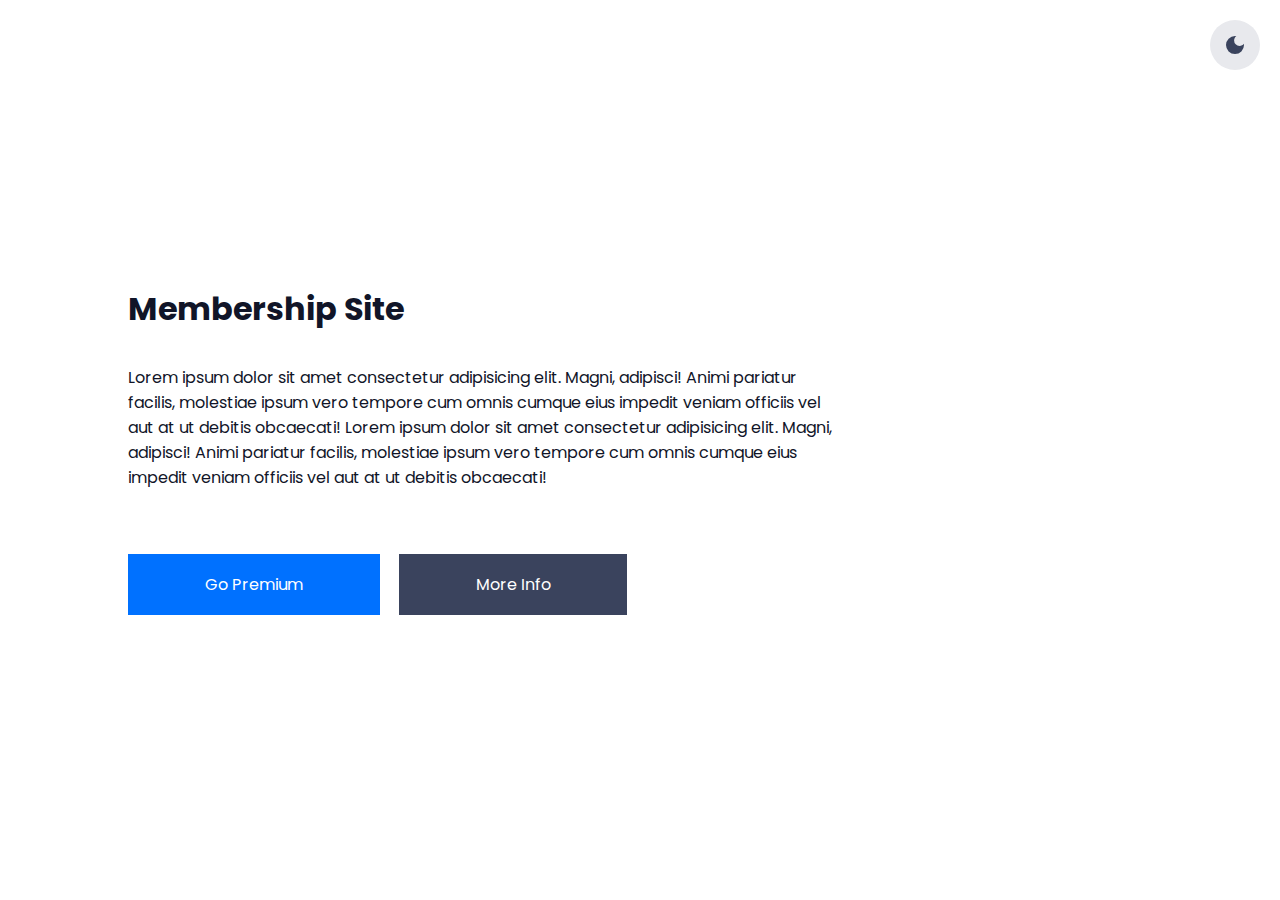
<file: index.html>
<!DOCTYPE html>
<html lang="en">
<head>
    <meta charset="UTF-8">
    <meta name="viewport" content="width=device-width, initial-scale=1.0">
    <title>Dark Mode Follow</title>

    <!-- FONTS -->
    <link rel="preconnect" href="https://fonts.googleapis.com">
    <link rel="preconnect" href="https://fonts.gstatic.com" crossorigin>
    <link href="https://fonts.googleapis.com/css2?family=Poppins:ital,wght@0,100;0,200;0,300;0,400;0,500;0,600;0,700;0,800;0,900;1,100;1,200;1,300;1,400;1,500;1,600;1,700;1,800;1,900&display=swap" rel="stylesheet">

    <!-- CSS -->
    <link rel="stylesheet" href="style.css">
</head>
<body>

    <nav id="index_nav">
        <button id="theme_switcher">
            <!-- Nite Icon -->
            <svg xmlns="http://www.w3.org/2000/svg" height="24px" viewBox="0 -960 960 960" width="24px" fill="#e8eaed"><path d="M480-120q-150 0-255-105T120-480q0-150 105-255t255-105q14 0 27.5 1t26.5 3q-41 29-65.5 75.5T444-660q0 90 63 153t153 63q55 0 101-24.5t75-65.5q2 13 3 26.5t1 27.5q0 150-105 255T480-120Z"/></svg>
            <!-- Day Icon -->
            <svg xmlns="http://www.w3.org/2000/svg" height="24px" viewBox="0 -960 960 960" width="24px" fill="#e8eaed"><path d="M480-280q-83 0-141.5-58.5T280-480q0-83 58.5-141.5T480-680q83 0 141.5 58.5T680-480q0 83-58.5 141.5T480-280ZM200-440H40v-80h160v80Zm720 0H760v-80h160v80ZM440-760v-160h80v160h-80Zm0 720v-160h80v160h-80ZM256-650l-101-97 57-59 96 100-52 56Zm492 496-97-101 53-55 101 97-57 59Zm-98-550 97-101 59 57-100 96-56-52ZM154-212l101-97 55 53-97 101-59-57Z"/></svg>
        </button>
    </nav>

    <div class="container">
        <p class="header">Membership Site</p>

        <!-- Paragraph -->
         <section class="para">
            <p>Lorem ipsum dolor sit amet consectetur adipisicing elit. Magni, adipisci! Animi pariatur facilis, molestiae ipsum vero tempore cum omnis cumque eius impedit veniam officiis vel aut at ut debitis obcaecati! Lorem ipsum dolor sit amet consectetur adipisicing elit. Magni, adipisci! Animi pariatur facilis, molestiae ipsum vero tempore cum omnis cumque eius impedit veniam officiis vel aut at ut debitis obcaecati!   
            </p>
         </section>

         <!-- Buttons -->
          <section class="buttons">

            <!-- Button 1 -->
             <button id="button_1">
                <a href="./gopremium.html">Go Premium</a>
             </button>

            <!-- Button 2 -->
             <button id="button_2">
                <a href="#">More Info</a>
             </button>

          </section>
    </div>
    
</body>

 <!-- DARKMODE JS -->
  <script src="darkmode.js"></script>
</html>
</file>
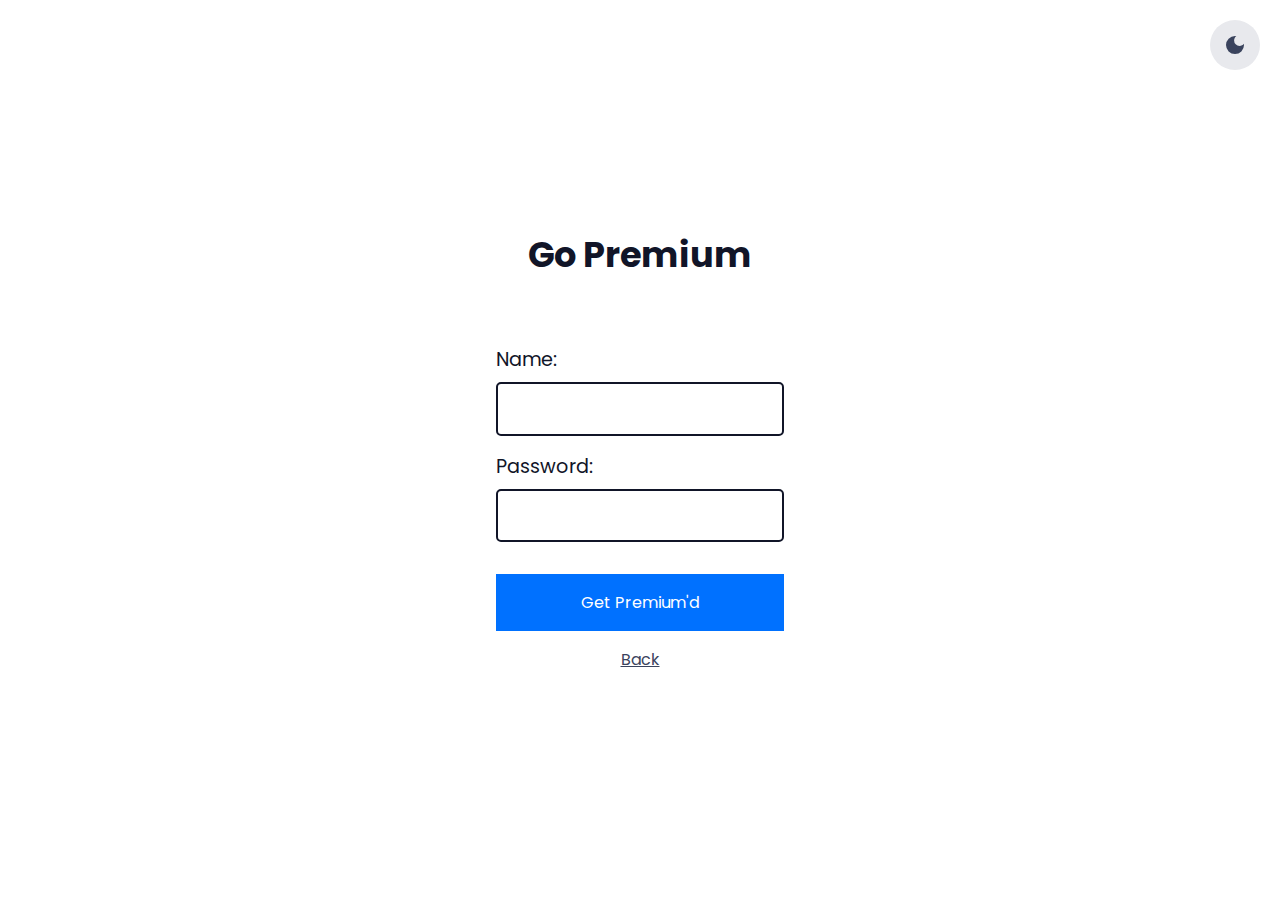
<file: gopremium.html>
<!DOCTYPE html>
<html lang="en">
<head>
    <meta charset="UTF-8">
    <meta name="viewport" content="width=device-width, initial-scale=1.0">
    <title>Dark Mode Follow</title>

     <!-- FONTS -->
     <link rel="preconnect" href="https://fonts.googleapis.com">
     <link rel="preconnect" href="https://fonts.gstatic.com" crossorigin>
     <link href="https://fonts.googleapis.com/css2?family=Poppins:ital,wght@0,100;0,200;0,300;0,400;0,500;0,600;0,700;0,800;0,900;1,100;1,200;1,300;1,400;1,500;1,600;1,700;1,800;1,900&display=swap" rel="stylesheet">

     <!-- CSS -->
      <link rel="stylesheet" href="style.css">
</head>
<body>

    <nav>
        <button id="theme_switcher">
            <!-- Nite Icon -->
            <svg xmlns="http://www.w3.org/2000/svg" height="24px" viewBox="0 -960 960 960" width="24px" fill="#e8eaed"><path d="M480-120q-150 0-255-105T120-480q0-150 105-255t255-105q14 0 27.5 1t26.5 3q-41 29-65.5 75.5T444-660q0 90 63 153t153 63q55 0 101-24.5t75-65.5q2 13 3 26.5t1 27.5q0 150-105 255T480-120Z"/></svg>
            <!-- Day Icon -->
            <svg xmlns="http://www.w3.org/2000/svg" height="24px" viewBox="0 -960 960 960" width="24px" fill="#e8eaed"><path d="M480-280q-83 0-141.5-58.5T280-480q0-83 58.5-141.5T480-680q83 0 141.5 58.5T680-480q0 83-58.5 141.5T480-280ZM200-440H40v-80h160v80Zm720 0H760v-80h160v80ZM440-760v-160h80v160h-80Zm0 720v-160h80v160h-80ZM256-650l-101-97 57-59 96 100-52 56Zm492 496-97-101 53-55 101 97-57 59Zm-98-550 97-101 59 57-100 96-56-52ZM154-212l101-97 55 53-97 101-59-57Z"/></svg>
        </button>
    </nav>


    <!-- Form to register -->
     <form action="#" id="prem_form">

        <p class="prem_header">Go Premium</p>

        <!-- Div for Landscape for flex the Title -->
         <div class="landscape_div">
            <!-- The Inputs Section -->
            <section class="the_inputs">
                <!-- Name -->
            <div class="input_section">
                <label for="#">Name:</label>
                <input type="text" id="name_"/>
            </div>

            <!-- Password -->
            <div class="input_section">
                <label for="#">Password:</label>
                <input type="password" id="password_"/>
            </div>
            </section>

            <!-- Button 1 -->
            <button id="prem_button">
            <a href="./gopremium.html">Get Premium'd</a>
            </button>

            <!-- Back Link -->
            <a href="./index.html" id="back_">Back</a>
         </div>

     </form>

    
</body>

    <!-- DARKMODE JS -->
    <script src="darkmode.js"></script>
</html>
</file>
<file: style.css>
/* CSS Variables */

/* The ROOT */
:root {
    --base-color: white;
    --base-variant: #e8e9ed;
    --text-color: #111528;
    --secondary-text: #232738;
    --primary-color: #3a435d;
    --accent-color: #0071ff;
}

/* Whole Page */
* {
    margin: 0;
    padding: 0;
}

/* HTML */
html {
    font-family: Poppins;
}

/* Body */
body {
    min-height: 100vh;
    background-color: var(--base-color);
    color: var(--text-color);
    display: flex;
    justify-content: center;
    align-items: center;
    flex-direction: column;
}

@media screen and (min-width: 1200px) {
    /* Container */
    .container {
        display: flex;
        flex-direction: column;
        gap: 2em;
        /* border: 1px solid black; */
        /* background-color: blue; */
        width: 80%;
    }

    /* Header */
    .header {
        font-size: 2rem;
        font-weight: bold;
    }

    /* Para */
    .para {
        font-family: Poppins;
        width: 70%;
        min-width: 280px;
        font-size: 1rem;
    }

    /* Buttons */
    .buttons {
        display: flex;
        gap: 1.2em;
        margin: 2em 0 0 0;
    }

    /* The Buttons physical */
    button {
        border: none;
        padding: 1em 4em;
        padding: 2vh 6vw;
        color: white;
        /* font-weight: bold; */
        font-family: Poppins;
        font-size: 1rem;
        cursor: pointer;
    }

    /* Link in Buttons */
    button a {
        text-decoration: none;
        color: white;
    }

    /* The Buttons unique */
    #button_1 {
        background-color: var(--accent-color);
        
    }

    #button_2 {
        background-color: var(--primary-color);
    }

    /* Darkmode */
    .darkmode {
        --base-color: #070b1d;
        --base-variant: #101425;
        --text-color: #ffffff;
        --secondary-text: #a4a5b8;
        --primary-color: #3a435d;
        --accent-color: #0071ff;
    }

    /* Nav */
    #index_nav {
        background-color: #3a435d;
        margin: 0 2em 0 2em;
    }

    /* Theme Switch */
    #theme_switcher {
        display: flex;
        justify-content: center;
        align-items: center;
        height: 50px;
        width: 50px;
        padding: 0;
        border-radius: 50%;
        background-color: var(--base-variant);
        /* Sets the Theme Switch button to top right corner */
        position: fixed;
        top: 20px;
        right: 20px;
        cursor: pointer;
    }

    /* Theme Switch SVG */
    #theme_switcher svg {
        fill: var(--primary-color);
    }

    /* Hide the SVG last child(daymode) */
    #theme_switcher svg:last-child {
        display: none;
    }

    /* Invert this for (nitemode) */
    .darkmode #theme_switcher svg:first-child {
        display: none;
    }

    /* Make Last child visible in (nitemode) */
    .darkmode #theme_switcher svg:last-child {
        display: block;
    }


    /* ************************************* */
    /* ************************************* */
    /* ************************************* */
    /* ************************************* */
    /* NEXT PAGE */

    /* text is good to go already */

    /* Format the FORM */
    form {
        display: flex;
        flex-direction: column;
        gap: 4em;
    }

    /* Div with Inputs and Go Premium Button */
    .landscape_div {
        display: flex;
        flex-direction: column;
    }

    /* Header */
    .prem_header {
        font-weight: bold;
        font-size: 2.2rem;
        display: flex;
        justify-content: center;
    }


    /* Inputs Section */
    .the_inputs {
        display: flex;
        flex-direction: column;
        gap: 1em;
    }

    /* Do the Inputs */
    input {
        background: none;
        border: var(--text-color) solid 2px;
        padding: 1.3em 4em;
        border-radius: 5px;
    }

    label {
        font-size: 1.2rem;
    }

    .input_section {
        display: flex;
        flex-direction: column;
        gap: .5em;
    }

    /* Get Premiumed Button */
    #prem_button {
        padding: 1em 3em;
        background-color: var(--accent-color);
        cursor: pointer;
        margin-top: 2em;
    }

    /* Go Back Link */
    #back_ {
        width: 100%;
        /* background-color: #3a435d; */
        display: flex;
        justify-content: center;
        color: #3a435d;
        margin-top: 1em;
    }
}

/* ************************************** */
/* ************************************** */
/* ************************************** */
/* ************************************** */
/* ************************************** */
/* ************************************** */
/* ************************************** */
/* ************************************** */


/* Smartphone Centering */

@media screen and (orientation: portrait) {
    
    /* HTML */
    html {
        font-family: Poppins;
    }

    /* Body */
    body {
        min-height: 100vh;
        background-color: var(--base-color);
        color: var(--text-color);
        display: flex;
        justify-content: center;
        align-items: center;
        flex-direction: column;
    }

    /* Container */
    .container {
        display: flex;
        flex-direction: column;
        gap: 2em;
        width: 80%;
    }
    
    /* Header */
    .header {
        font-size: 2rem;
        font-weight: bold;
        text-align: center;
    }

    /* Paragraph */
    .para {
        font-family: Poppins;
        width: 70%;
        min-width: 280px;
        font-size: 1rem;
        text-align: justify;
    }

    /* Buttons */
    .buttons {
        display: flex;
        gap: 1.5em;
        margin: 2em 0 0 0;
    }

    /* The Buttons physical */
    button {
        border: none;
        padding: 1em 4em;
        padding: 2vh 7vw;
        color: white;
        /* font-weight: bold; */
        font-family: Poppins;
        font-size: .9rem;
        cursor: pointer;
    }

    /* Link in Buttons */
    button a {
        text-decoration: none;
        color: white;
    }

    /* The Buttons unique */
    #button_1 {
        background-color: var(--accent-color);
        
    }

    #button_2 {
        background-color: var(--primary-color);
    }

    /* Darkmode */
    .darkmode {
        --base-color: #070b1d;
        --base-variant: #101425;
        --text-color: #ffffff;
        --secondary-text: #a4a5b8;
        --primary-color: #3a435d;
        --accent-color: #0071ff;
    }

    /* Nav */
    #index_nav {
        background-color: #3a435d;
        margin: 0 2em 0 2em;
    }

    /* Theme Switch */
    #theme_switcher {
        display: flex;
        justify-content: center;
        align-items: center;
        height: 50px;
        width: 50px;
        padding: 0;
        border-radius: 50%;
        background-color: var(--base-variant);
        /* Sets the Theme Switch button to top right corner */
        position: fixed;
        top: 20px;
        right: 20px;
        cursor: pointer;
    }

    /* Theme Switch SVG */
    #theme_switcher svg {
        fill: var(--primary-color);
    }

    /* Hide the SVG last child(daymode) */
    #theme_switcher svg:last-child {
        display: none;
    }

    /* Invert this for (nitemode) */
    .darkmode #theme_switcher svg:first-child {
        display: none;
    }

    /* Make Last child visible in (nitemode) */
    .darkmode #theme_switcher svg:last-child {
        display: block;
    }

    /* ************************************ */
    /* ************************************ */
    /* ************************************ */
    /* NEXT PAGE */
    form {
        display: flex;
        flex-direction: column;
        gap: 4em;
    }

    /* Div with Inputs and Go Premium Button */
    .landscape_div {
        display: flex;
        flex-direction: column;
    }

    /* Header */
    .prem_header {
        font-weight: bold;
        font-size: 2.2rem;
        display: flex;
        justify-content: center;
    }

    /* Inputs Section */
    .the_inputs {
        display: flex;
        flex-direction: column;
        gap: 1em;
    }

    /* Do the Inputs */
    input {
        background: none;
        border: var(--text-color) solid 2px;
        padding: 1.3em 4em;
        border-radius: 5px;
    }

    label {
        font-size: 1.2rem;
    }

    .input_section {
        display: flex;
        flex-direction: column;
        gap: .5em;
    }

    /* Get Premiumed Button */
    #prem_button {
        padding: 1em 3em;
        background-color: var(--accent-color);
        cursor: pointer;
        margin-top: 2em;
    }

    /* Go Back Link */
    #back_ {
        width: 100%;
        /* background-color: #3a435d; */
        display: flex;
        justify-content: center;
        color: #3a435d;
        margin-top: 1em;
    }
}

/* Landscape */

@media screen and (min-width: 780px) and (max-width: 1000px) {
    
    /* HTML */
    html {
        font-family: Poppins;
    }

     /* Body */
     body {
        min-height: 100vh;
        background-color: var(--base-color);
        color: var(--text-color);
        display: flex;
        justify-content: center;
        align-items: center;
        flex-direction: column;
    }

    /* Make Container gap smaller */
    .container {
        /* background-color: blue; */
        display: flex;
        flex-direction: column;
        gap: 1em;
        margin: 0 3em 0 3em;
    }
    /* Make Header smaller */
    .header {
        font-size: 1.6rem;
        font-family: Poppins;
        font-weight: bold;
        /* background-color: rebeccapurple; */
    }
    /* Make Para text smaller */
    .para {
        font-size: .9rem;
    }

    .buttons {
        display: flex;
        gap: 1.6em;
    }

    /* The Buttons physical */
    button {
        border: none;
        padding: 1em 4em;
        padding: 2vh 6vw;
        color: white;
        /* font-weight: bold; */
        font-family: Poppins;
        font-size: .8rem;
        cursor: pointer;
    }

    /* Link in Buttons */
    button a {
        text-decoration: none;
        color: white;
    }

    /* The Buttons unique */
    #button_1 {
        background-color: var(--accent-color);
        
    }

    #button_2 {
        background-color: var(--primary-color);
    }

    /* Darkmode */
    .darkmode {
        --base-color: #070b1d;
        --base-variant: #101425;
        --text-color: #ffffff;
        --secondary-text: #a4a5b8;
        --primary-color: #3a435d;
        --accent-color: #0071ff;
    }

    /* Nav */
    #index_nav {
        background-color: #3a435d;
        margin: 0 2em 0 2em;
    }

    /* Theme Switch */
    #theme_switcher {
        display: flex;
        justify-content: center;
        align-items: center;
        height: 50px;
        width: 50px;
        padding: 0;
        border-radius: 50%;
        background-color: var(--base-variant);
        /* Sets the Theme Switch button to top right corner */
        position: fixed;
        top: 20px;
        right: 20px;
        cursor: pointer;
    }

    /* Theme Switch SVG */
    #theme_switcher svg {
        fill: var(--primary-color);
    }

    /* Hide the SVG last child(daymode) */
    #theme_switcher svg:last-child {
        display: none;
    }

    /* Invert this for (nitemode) */
    .darkmode #theme_switcher svg:first-child {
        display: none;
    }

    /* Make Last child visible in (nitemode) */
    .darkmode #theme_switcher svg:last-child {
        display: block;
    }

     /* ************************************* */
    /* ************************************* */
    /* ************************************* */
    /* ************************************* */
    /* NEXT PAGE */

    /* text is good to go already */

    /* Format the FORM */
    form {
        display: flex;
        /* flex-direction: column; */
        gap: 4em;
    }

    /* Div with Inputs and Go Premium Button */
    .landscape_div {
        display: flex;
        flex-direction: column;
    }

    /* Header */
    .prem_header {
        font-weight: bold;
        font-size: 1.8rem;
        display: flex;
        justify-content: center;
        margin: 2em 0 0 0;
    }


    /* Inputs Section */
    .the_inputs {
        display: flex;
        flex-direction: column;
        gap: 1em;
    }

    /* Do the Inputs */
    input {
        background: none;
        border: var(--text-color) solid 2px;
        padding: .7em 4em;
        border-radius: 5px;
    }

    label {
        font-size: 1rem;
    }

    .input_section {
        display: flex;
        flex-direction: column;
        gap: .5em;
    }

    /* Get Premiumed Button */
    #prem_button {
        padding: 1em 3em;
        background-color: var(--accent-color);
        cursor: pointer;
        margin-top: 2em;
    }

    /* Go Back Link */
    #back_ {
        width: 100%;
        /* background-color: #3a435d; */
        display: flex;
        justify-content: center;
        color: #3a435d;
        margin-top: 1em;
    }
}
</file>
